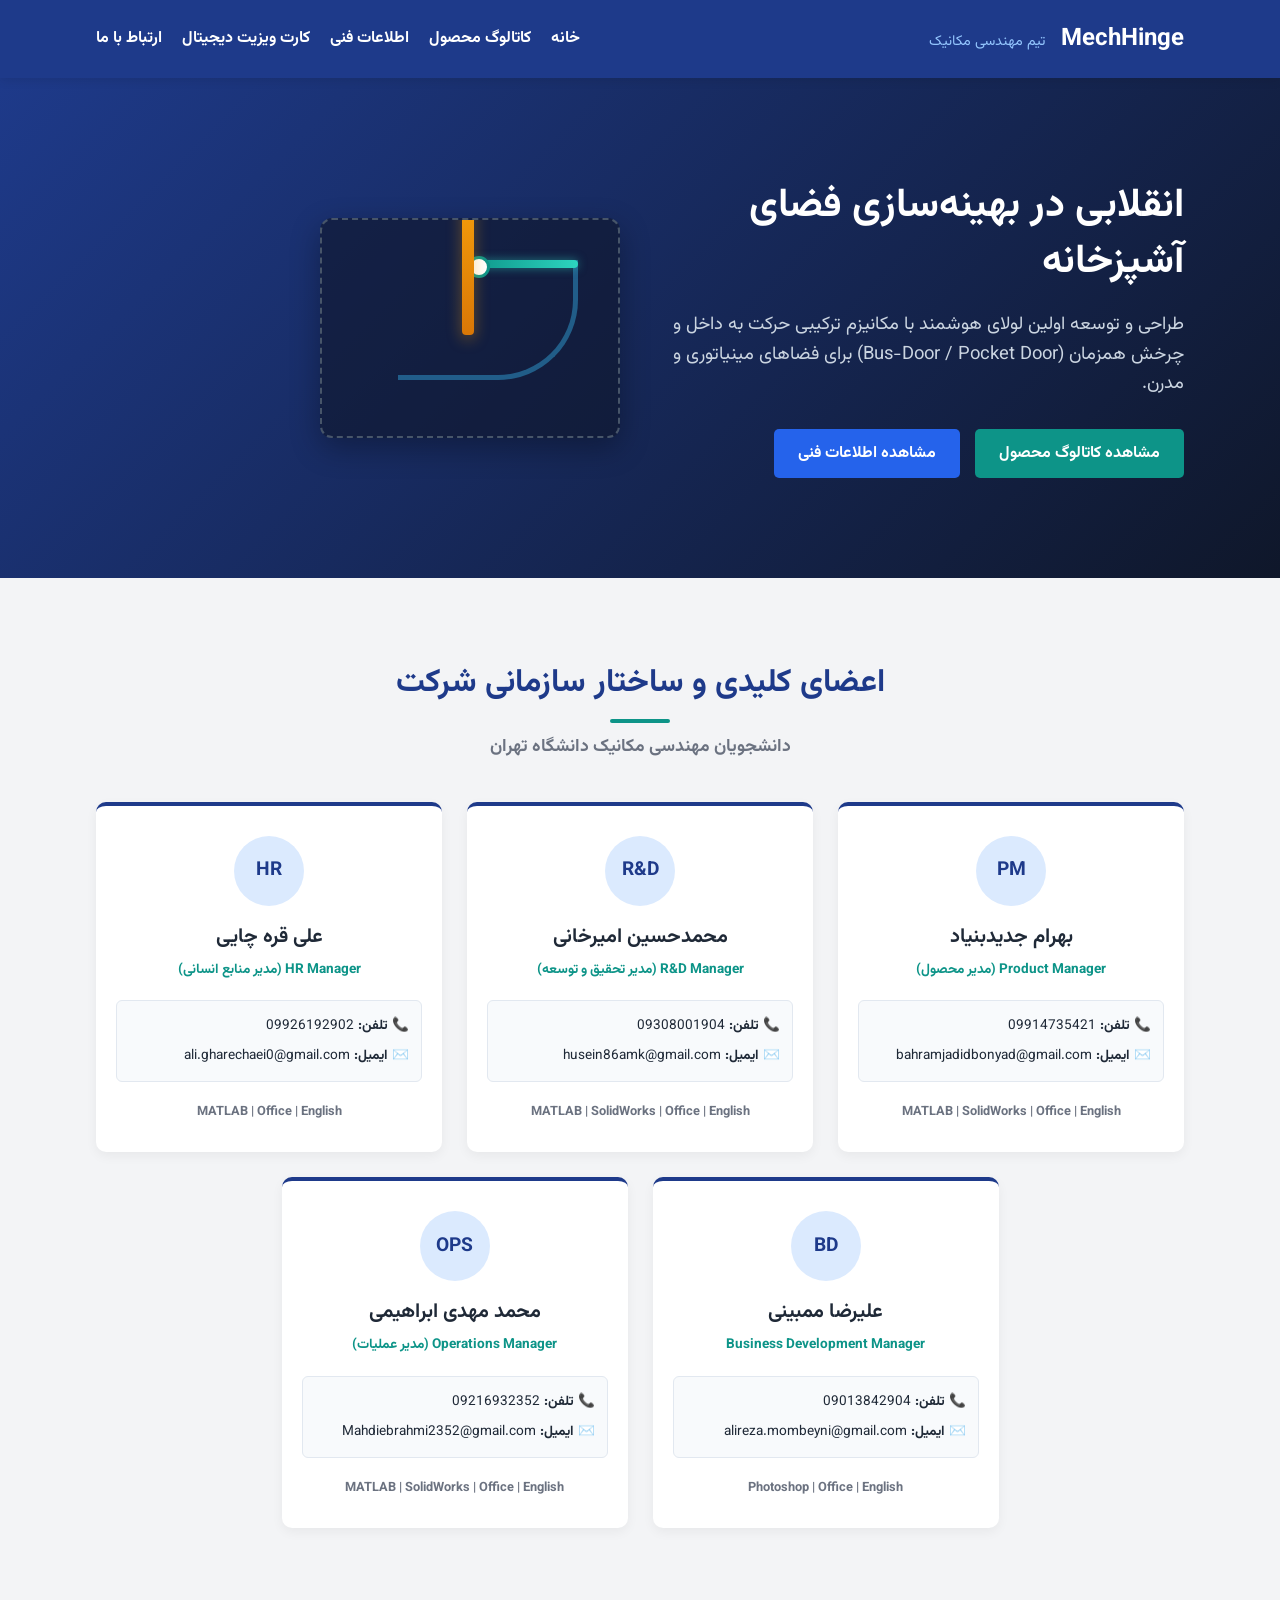
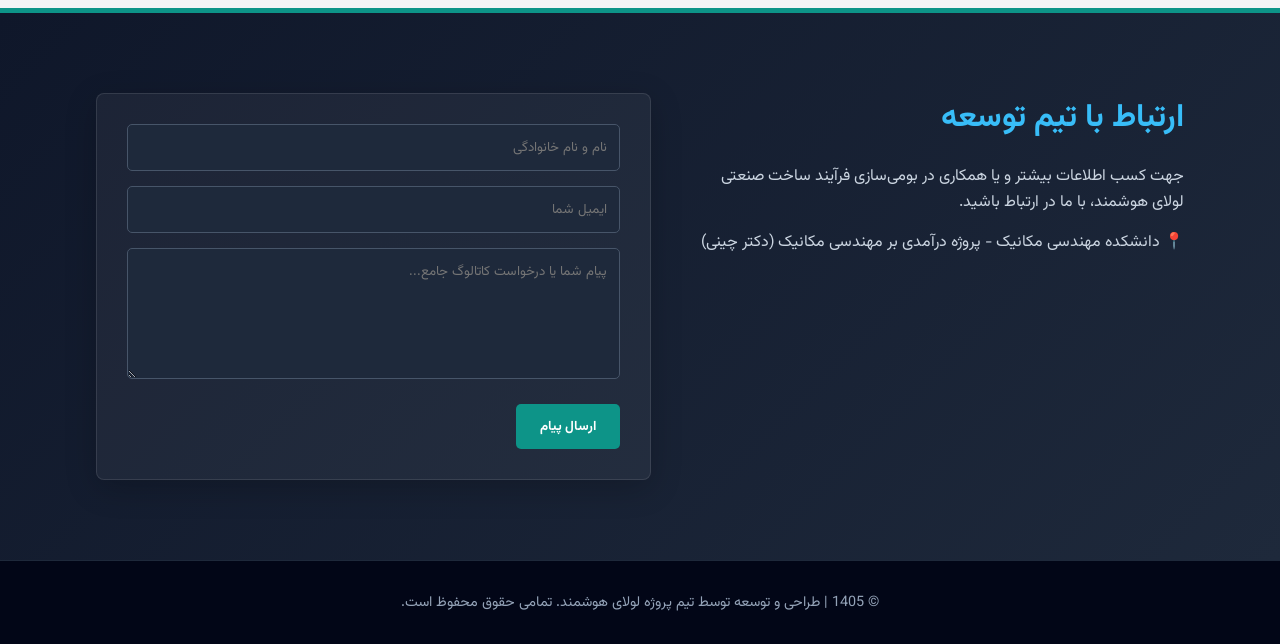
<file: index.html>
<!DOCTYPE html>
<html lang="fa" dir="rtl">
<head>
    <meta charset="UTF-8">
    <meta name="viewport" content="width=device-width, initial-scale=1.0">
    <title>مکانیزم لولای هوشمند همزمان | Bus-Door Cabinet Hinge</title>
    <style>
        @import url('https://fonts.googleapis.com/css2?family=Vazirmatn:wght@300;400;700&display=swap');

        * {
            margin: 0;
            padding: 0;
            box-sizing: border-box;
            font-family: 'Vazirmatn', Tahoma, sans-serif;
            scroll-behavior: smooth;
        }

        :root {
            --primary-color: #1e3a8a;
            --secondary-color: #0d9488;
            --dark-color: #1f2937;
            --light-color: #f3f4f6;
            --white: #ffffff;
            --footer-bg: linear-gradient(135deg, #0f172a 0%, #1e293b 100%);
        }

        body {
            background-color: var(--white);
            color: var(--dark-color);
            line-height: 1.6;
        }

        .container {
            width: 85%;
            max-width: 1200px;
            margin: 0 auto;
        }

        .section-padding {
            padding: 80px 0;
        }

        .bg-light {
            background-color: var(--light-color);
        }

        .section-title {
            text-align: center;
            font-size: 2rem;
            margin-bottom: 40px;
            color: var(--primary-color);
            position: relative;
            font-weight: 700;
        }

        .section-title::after {
            content: '';
            display: block;
            width: 60px;
            height: 4px;
            background-color: var(--secondary-color);
            margin: 10px auto 0 auto;
            border-radius: 2px;
        }

        .section-subtitle {
            text-align: center;
            margin-top: -30px;
            margin-bottom: 40px;
            color: #6b7280;
            font-size: 1.1rem;
            font-weight: bold;
        }

        .btn {
            display: inline-block;
            background-color: var(--secondary-color);
            color: var(--white);
            padding: 12px 24px;
            text-decoration: none;
            border-radius: 5px;
            font-weight: bold;
            transition: background 0.3s ease, transform 0.2s;
            border: none;
            cursor: pointer;
            text-align: center;
        }

        .btn:hover {
            background-color: #0f766e;
            transform: translateY(-2px);
        }

        .btn-blue {
            background-color: #2563eb;
        }

        .btn-blue:hover {
            background-color: #1d4ed8;
        }

        header {
            background-color: var(--primary-color);
            color: var(--white);
            padding: 20px 0;
            position: sticky;
            top: 0;
            z-index: 1000;
            box-shadow: 0 2px 10px rgba(0,0,0,0.1);
        }

        .navbar {
            display: flex;
            justify-content: space-between;
            align-items: center;
        }

        .logo {
            font-size: 1.5rem;
            font-weight: 700;
        }

        .logo span {
            font-size: 0.9rem;
            color: #93c5fd;
            margin-right: 10px;
            font-weight: 400;
        }

        nav ul {
            display: flex;
            list-style: none;
        }

        nav ul li {
            margin-right: 20px;
        }

        nav ul li a {
            color: var(--white);
            text-decoration: none;
            font-weight: 700;
            transition: color 0.3s;
        }

        nav ul li a:hover {
            color: #38bdf8;
        }

        .hero-section {
            background: linear-gradient(135deg, #1e3a8a 0%, #0f172a 100%);
            color: var(--white);
            padding: 100px 0;
        }

        .hero-container {
            display: flex;
            align-items: center;
            justify-content: space-between;
            gap: 40px;
        }

        .hero-text {
            flex: 1;
        }

        .hero-text h1 {
            font-size: 2.5rem;
            margin-bottom: 20px;
            line-height: 1.4;
            font-weight: 700;
        }

        .hero-text p {
            font-size: 1.15rem;
            margin-bottom: 30px;
            color: #cbd5e1;
        }

        .hero-buttons {
            display: flex;
            gap: 15px;
            flex-wrap: wrap;
        }

        .hero-visual {
            flex: 1;
            display: center;
            justify-content: center;
            align-items: center;
        }

        .mechanism-simulator {
            width: 300px;
            height: 220px;
            border: 2px dashed #475569;
            background-color: rgba(15, 23, 42, 0.6);
            border-radius: 12px;
            position: relative;
            overflow: hidden;
            box-shadow: 0 10px 30px rgba(0,0,0,0.3);
        }

        .mech-track {
            position: absolute;
            top: 40px;
            right: 40px;
            width: 180px;
            height: 120px;
            border-right: 5px solid #38bdf8;
            border-bottom: 5px solid #38bdf8;
            border-bottom-right-radius: 80px;
            opacity: 0.4;
        }

        .mech-arm {
            position: absolute;
            width: 110px;
            height: 8px;
            background: linear-gradient(90deg, #0d9488, #2dd4bf);
            top: 40px;
            right: 40px;
            transform-origin: right center;
            border-radius: 4px;
            animation: linkageRotate 4s infinite ease-in-out;
            box-shadow: 0 0 10px rgba(45, 212, 191, 0.5);
        }

        .mech-arm::before {
            content: '';
            position: absolute;
            left: 0;
            top: -4px;
            width: 16px;
            height: 16px;
            background-color: #ffffff;
            border: 3px solid #0d9488;
            border-radius: 50%;
        }

        .mech-door {
            position: absolute;
            width: 12px;
            height: 140px;
            background: linear-gradient(180deg, #f59e0b, #d97706);
            border-radius: 4px;
            top: -65px;
            left: -6px;
            transform-origin: center center;
            animation: doorKinematics 4s infinite ease-in-out;
            box-shadow: 0 4px 15px rgba(245, 158, 11, 0.4);
        }

        @keyframes linkageRotate {
            0%, 100% { transform: rotate(0deg); }
            50% { transform: rotate(-75deg); }
        }

        @keyframes doorKinematics {
            0%, 100% { transform: rotate(0deg); }
            50% { transform: rotate(45deg); }
        }

        .team-grid {
            display: grid;
            grid-template-columns: repeat(6, 1fr);
            gap: 25px;
        }

        .member-card.row-1 {
            grid-column: span 2;
        }

        .member-card.row-2-left {
            grid-column: 2 / span 2;
        }
        
        .member-card.row-2-right {
            grid-column: 4 / span 2;
        }

        @media (max-width: 992px) {
            .team-grid { display: flex; flex-direction: column; gap: 20px; }
            .member-card.row-1, .member-card.row-2-left, .member-card.row-2-right { grid-column: auto; }
        }

        .member-card {
            background: var(--white);
            border-radius: 10px;
            padding: 30px 20px;
            text-align: center;
            box-shadow: 0 4px 12px rgba(0,0,0,0.05);
            border-top: 4px solid var(--primary-color);
            transition: transform 0.3s, box-shadow 0.3s;
        }

        .member-card:hover {
            transform: translateY(-5px);
            box-shadow: 0 10px 20px rgba(0,0,0,0.08);
        }

        .avatar {
            width: 70px;
            height: 70px;
            background-color: #dbeafe;
            color: var(--primary-color);
            border-radius: 50%;
            display: flex;
            align-items: center;
            justify-content: center;
            margin: 0 auto 15px auto;
            font-weight: 700;
            font-size: 1.2rem;
        }

        .member-card h3 {
            font-size: 1.25rem;
            margin-bottom: 6px;
            font-weight: 700;
        }

        .member-card .role {
            font-size: 0.85rem;
            color: var(--secondary-color);
            font-weight: 700;
            margin-bottom: 20px;
        }

        .vcard-info {
            text-align: right;
            background: #f8fafc;
            padding: 14px 12px;
            border-radius: 6px;
            font-size: 0.85rem;
            margin-bottom: 20px;
            border: 1px solid #e2e8f0;
            width: 100%;
        }

        .vcard-info div {
            margin-bottom: 8px;
            white-space: nowrap;
            overflow: hidden;
            text-overflow: ellipsis;
        }

        .vcard-info div:last-child {
            margin-bottom: 0;
        }

        .member-card .skills {
            font-size: 0.8rem;
            color: #6b7280;
            direction: ltr;
            font-weight: 700;
        }

        .dark-section-pitch {
            background: var(--footer-bg);
            color: var(--white);
            border-top: 5px solid var(--secondary-color);
        }

        .contact-container {
            display: flex;
            flex-direction: column;
            gap: 40px;
        }

        @media (min-width: 768px) {
            .contact-container { flex-direction: row; }
        }

        .contact-info {
            flex: 1;
        }

        .contact-info h2 {
            color: #38bdf8;
            margin-bottom: 20px;
            font-size: 2rem;
            font-weight: 700;
        }

        .contact-info p {
            color: #cbd5e1;
            margin-bottom: 15px;
        }

        .contact-form {
            flex: 1;
            background: rgba(255, 255, 255, 0.05);
            padding: 30px;
            border-radius: 8px;
            box-shadow: 0 8px 32px rgba(0,0,0,0.2);
            border: 1px solid rgba(255, 255, 255, 0.1);
            position: relative;
        }

        .contact-form input, .contact-form textarea {
            width: 100%;
            padding: 12px;
            margin-bottom: 15px;
            border: 1px solid #475569;
            border-radius: 5px;
            background: #1e293b;
            color: var(--white);
        }

        .contact-form input:focus, .contact-form textarea:focus {
            outline: none;
            border-color: var(--secondary-color);
        }

        .success-message {
            display: none;
            background-color: #065f46;
            color: #34d399;
            border: 1px solid #047857;
            padding: 15px;
            border-radius: 5px;
            text-align: center;
            font-weight: bold;
            margin-bottom: 15px;
            font-size: 1.1rem;
        }

        footer {
            background-color: #020617;
            color: #94a3b8;
            text-align: center;
            padding: 30px 0;
            font-size: 0.9rem;
            border-top: 1px solid #1e293b;
        }
    </style>
</head>
<body>

    <header>
        <div class="container navbar">
            <div class="logo">MechHinge <span>تیم مهندسی مکانیک</span></div>
            <nav>
                <ul>
                    <li><a href="index.html">خانه</a></li>
                    <li><a href="catalog.html">کاتالوگ محصول</a></li>
                    <li><a href="specifications.html">اطلاعات فنی</a></li>
                    <li><a href="#team">کارت ویزیت دیجیتال</a></li>
                    <li><a href="#contact">ارتباط با ما</a></li>
                </ul>
            </nav>
        </div>
    </header>

    <section id="hero" class="hero-section">
        <div class="container hero-container">
            <div class="hero-text">
                <h1>انقلابی در بهینه‌سازی فضای آشپزخانه</h1>
                <p>طراحی و توسعه اولین لولای هوشمند با مکانیزم ترکیبی حرکت به داخل و چرخش همزمان (Bus-Door / Pocket Door) برای فضاهای مینیاتوری و مدرن.</p>
                <div class="hero-buttons">
                    <a href="catalog.html" class="btn">مشاهده کاتالوگ محصول</a>
                    <a href="specifications.html" class="btn btn-blue">مشاهده اطلاعات فنی</a>
                </div>
            </div>
            <div class="hero-visual">
                <div class="mechanism-simulator">
                    <div class="mech-track"></div>
                    <div class="mech-arm">
                        <div class="mech-door"></div>
                    </div>
                </div>
            </div>
        </div>
    </section>

    <section id="team" class="section-padding bg-light">
        <div class="container">
            <h2 class="section-title">اعضای کلیدی و ساختار سازمانی شرکت</h2>
            <p class="section-subtitle">دانشجویان مهندسی مکانیک دانشگاه تهران</p>
            
            <div class="team-grid">
                <div class="member-card row-1">
                    <div class="avatar">PM</div>
                    <h3>بهرام جدیدبنیاد</h3>
                    <p class="role">Product Manager (مدیر محصول)</p>
                    <div class="vcard-info">
                        <div>📞 <b>تلفن:</b> 09914735421</div>
                        <div>✉️ <b>ایمیل:</b> bahramjadidbonyad@gmail.com</div>
                    </div>
                    <div class="skills">MATLAB | SolidWorks | Office | English</div>
                </div>

                <div class="member-card row-1">
                    <div class="avatar">R&D</div>
                    <h3>محمدحسین امیرخانی</h3>
                    <p class="role">R&D Manager (مدیر تحقیق و توسعه)</p>
                    <div class="vcard-info">
                        <div>📞 <b>تلفن:</b> 09308001904</div>
                        <div>✉️ <b>ایمیل:</b> husein86amk@gmail.com</div>
                    </div>
                    <div class="skills">MATLAB | SolidWorks | Office | English</div>
                </div>

                <div class="member-card row-1">
                    <div class="avatar">HR</div>
                    <h3>علی قره چایی</h3>
                    <p class="role">HR Manager (مدیر منابع انسانی)</p>
                    <div class="vcard-info">
                        <div>📞 <b>تلفن:</b> 09926192902</div>
                        <div>✉️ <b>ایمیل:</b> ali.gharechaei0@gmail.com</div>
                    </div>
                    <div class="skills">MATLAB | Office | English</div>
                </div>

                <div class="member-card row-2-left">
                    <div class="avatar">BD</div>
                    <h3>علیرضا ممبینی</h3>
                    <p class="role">Business Development Manager</p>
                    <div class="vcard-info">
                        <div>📞 <b>تلفن:</b> 09013842904</div>
                        <div>✉️ <b>ایمیل:</b> alireza.mombeyni@gmail.com</div>
                    </div>
                    <div class="skills">Photoshop | Office | English</div>
                </div>

                <div class="member-card row-2-right">
                    <div class="avatar">OPS</div>
                    <h3>محمد مهدی ابراهیمی</h3>
                    <p class="role">Operations Manager (مدیر عملیات)</p>
                    <div class="vcard-info">
                        <div>📞 <b>تلفن:</b> 09216932352</div>
                        <div>✉️ <b>ایمیل:</b> Mahdiebrahmi2352@gmail.com</div>
                    </div>
                    <div class="skills">MATLAB | SolidWorks | Office | English</div>
                </div>
            </div>
        </div>
    </section>

    <section id="contact" class="section-padding dark-section-pitch">
        <div class="container contact-container">
            <div class="contact-info">
                <h2>ارتباط با تیم توسعه</h2>
                <p>جهت کسب اطلاعات بیشتر و یا همکاری در بومی‌سازی فرآیند ساخت صنعتی لولای هوشمند، با ما در ارتباط باشید.</p>
                <p>📍 دانشکده مهندسی مکانیک - پروژه درآمدی بر مهندسی مکانیک (دکتر چینی)</p>
            </div>
            <div class="contact-form">
                <div id="successMsg" class="success-message">پیام شما ثبت گردید.</div>
                
                <form id="orderForm">
                    <input type="text" placeholder="نام و نام خانوادگی" required>
                    <input type="email" placeholder="ایمیل شما" required>
                    <textarea placeholder="پیام شما یا درخواست کاتالوگ جامع..." rows="5" required></textarea>
                    <button type="submit" class="btn">ارسال پیام</button>
                </form>
            </div>
        </div>
    </section>

    <footer>
        <div class="container">
            <p>© 1405 | طراحی و توسعه توسط تیم پروژه لولای هوشمند. تمامی حقوق محفوظ است.</p>
        </div>
    </footer>

    <script>
        document.getElementById('orderForm').addEventListener('submit', function(e) {
            e.preventDefault();
            var msgBox = document.getElementById('successMsg');
            msgBox.style.display = 'block';
            this.reset();
            setTimeout(function() {
                msgBox.style.opacity = '0';
                setTimeout(function() {
                    msgBox.style.display = 'none';
                    msgBox.style.opacity = '1';
                }, 500);
            }, 5000);
        });
    </script>
</body>
</html>
</file>
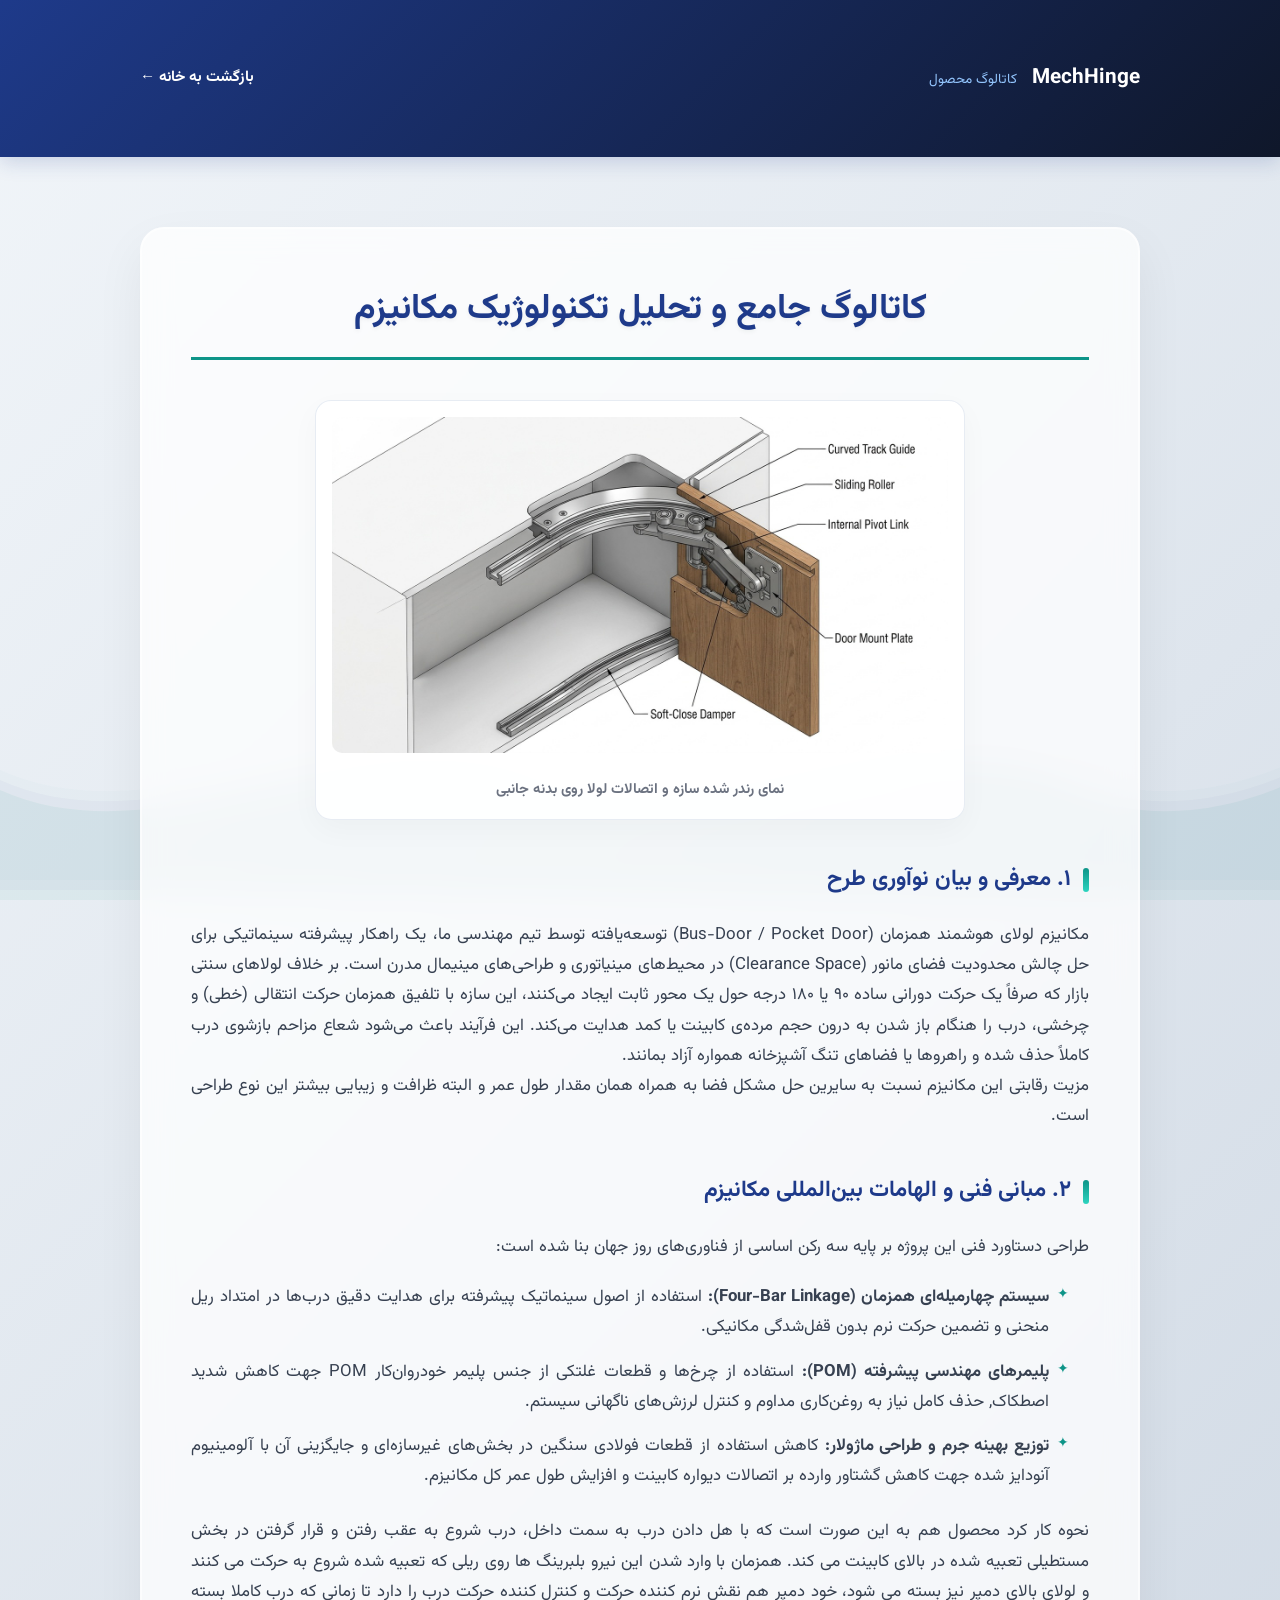
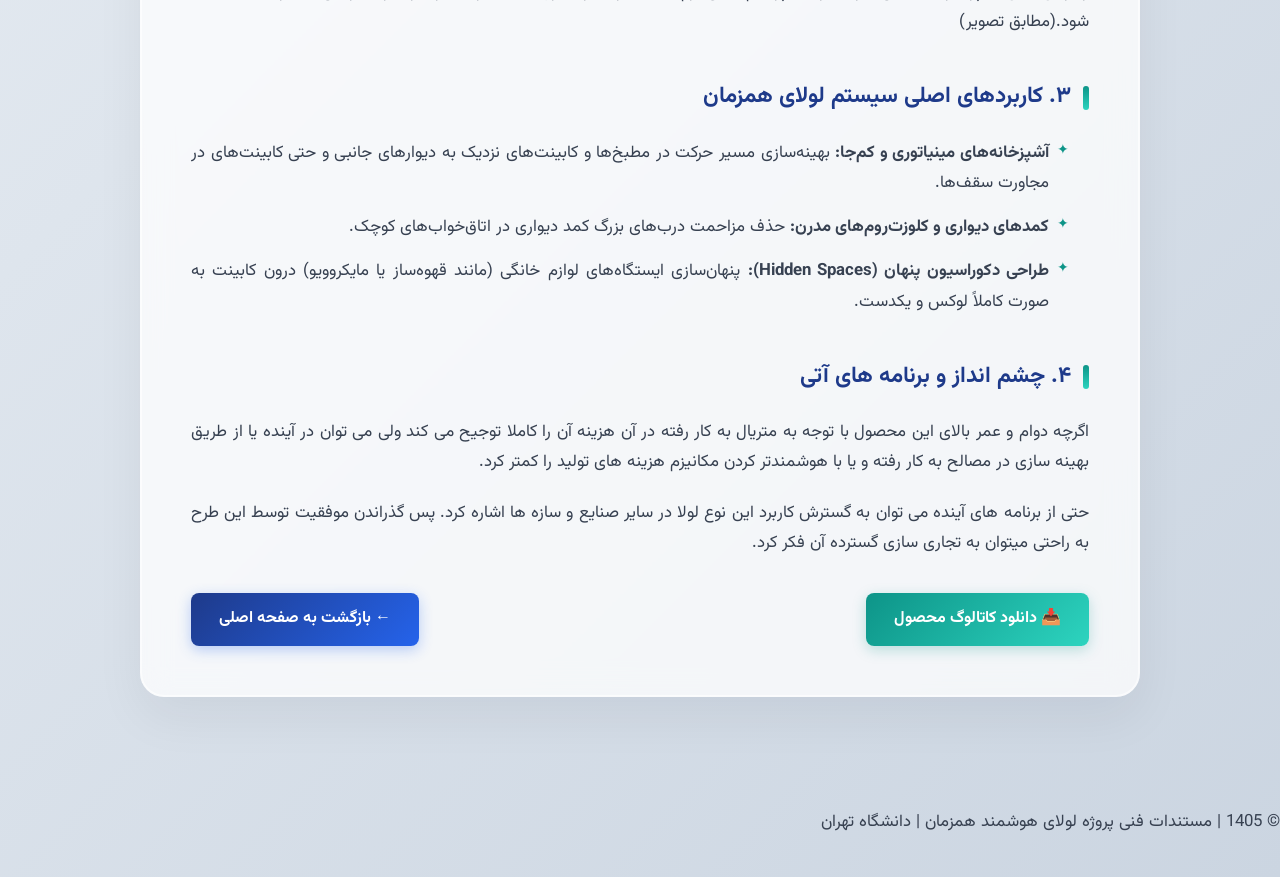
<file: catalog.html>
<!DOCTYPE html>
<html lang="fa" dir="rtl">
<head>

    <meta charset="UTF-8">
    <meta name="viewport" content="width=device-width, initial-scale=1.0">
    <title>کاتالوگ محصول | MechHinge</title>
    <style>
        @import url('https://fonts.googleapis.com/css2?family=Vazirmatn:wght@300;400;700&display=swap');

        * {
            margin: 0;
            padding: 0;
            box-sizing: border-box;
            font-family: 'Vazirmatn', Tahoma, sans-serif;
        }

        :root {
            --primary-color: #1e3a8a;
            --secondary-color: #0d9488;
            --dark-color: #1f2937;
            --white: #ffffff;
        }

        /* پس‌زمینه پویا با انیمیشن موج ملایم در لایه‌های زیرین */
        body {
            background: linear-gradient(135deg, #f1f5f9 0%, #cbd5e1 100%);
            color: var(--dark-color);
            line-height: 1.8;
            min-height: 100vh;
            position: relative;
            overflow-x: hidden;
        }

        /* --- ساختار و انیمیشن لایه‌های موج در پس‌زمینه --- */
        .wave-bg-container {
            position: fixed;
            top: 0;
            left: 0;
            width: 100%;
            height: 100%;
            z-index: -1; /* فرستادن به پشت تمام متن‌ها و المان‌ها */
            overflow: hidden;
            pointer-events: none;
        }

        .wave {
            position: absolute;
            bottom: 0;
            left: 0;
            width: 200%;
            height: 220px;
            background: url('data:image/svg+xml;utf8,<svg viewBox="0 0 1200 120" xmlns="http://www.w3.org/2000/svg" preserveAspectRatio="none"><path d="M0,60 C150,100 350,20 500,60 C650,100 850,20 1000,60 C1150,100 1300,20 1200,60 L1200,120 L0,120 Z" fill="rgba(13, 148, 136, 0.06)"/></svg>');
            background-size: 50% 100%;
            animation: move-wave 25s linear infinite;
        }

        .wave.wave2 {
            bottom: 10px;
            background: url('data:image/svg+xml;utf8,<svg viewBox="0 0 1200 120" xmlns="http://www.w3.org/2000/svg" preserveAspectRatio="none"><path d="M0,60 C150,100 350,20 500,60 C650,100 850,20 1000,60 C1150,100 1300,20 1200,60 L1200,120 L0,120 Z" fill="rgba(30, 58, 138, 0.04)"/></svg>');
            background-size: 50% 100%;
            opacity: 0.7;
            animation: move-wave 18s linear infinite reverse; /* حرکت معکوس برای حس طبیعی‌تر */
        }

        .wave.wave3 {
            bottom: 20px;
            background: url('data:image/svg+xml;utf8,<svg viewBox="0 0 1200 120" xmlns="http://www.w3.org/2000/svg" preserveAspectRatio="none"><path d="M0,60 C150,100 350,20 500,60 C650,100 850,20 1000,60 C1150,100 1300,20 1200,60 L1200,120 L0,120 Z" fill="rgba(13, 148, 136, 0.03)"/></svg>');
            background-size: 50% 100%;
            opacity: 0.5;
            animation: move-wave 12s linear infinite;
        }

        @keyframes move-wave {
            0% { transform: translateX(0); }
            100% { transform: translateX(-50%); }
        }

        .container {
            width: 85%;
            max-width: 1000px;
            margin: 0 auto;
            padding: 40px 0;
        }

        header {
            background: linear-gradient(135deg, var(--primary-color) 0%, #0f172a 100%);
            color: var(--white);
            padding: 20px 0;
            box-shadow: 0 4px 20px rgba(30, 58, 138, 0.2);
            position: sticky;
            top: 0;
            z-index: 1000;
        }

        .navbar {
            display: flex;
            justify-content: space-between;
            align-items: center;
        }

        .logo {
            font-size: 1.3rem;
            font-weight: 700;
        }

        .logo span {
            font-size: 0.85rem;
            color: #93c5fd;
            margin-right: 10px;
            font-weight: 400;
        }

        /* ارتقای افکت شیشه‌ای مدرن (Glassmorphism) برای بدنه کاتالوگ جهت بهبود جذابیت و هماهنگی با موج */
        .catalog-paper {
            background: rgba(255, 255, 255, 0.75);
            backdrop-filter: blur(15px);
            -webkit-backdrop-filter: blur(15px);
            padding: 50px;
            border-radius: 24px;
            box-shadow: 0 20px 50px rgba(15, 23, 42, 0.06), inset 0 0 0 1px rgba(255, 255, 255, 0.6);
            border: 1px solid rgba(255, 255, 255, 0.5);
            margin-top: 30px;
            animation: fadeInUp 0.8s ease-out;
            transition: transform 0.4s ease, box-shadow 0.4s ease;
        }

        .catalog-paper:hover {
            box-shadow: 0 30px 60px rgba(15, 23, 42, 0.1);
        }

        @keyframes fadeInUp {
            from { opacity: 0; transform: translateY(30px); }
            to { opacity: 1; transform: translateY(0); }
        }

        h1 {
            color: var(--primary-color);
            font-size: 2.2rem;
            border-bottom: 3px solid var(--secondary-color);
            padding-bottom: 15px;
            margin-bottom: 40px;
            text-align: center;
            font-weight: 700;
            text-shadow: 0 2px 4px rgba(0,0,0,0.05);
        }

        h2 {
            color: var(--primary-color);
            font-size: 1.4rem;
            margin-top: 40px;
            margin-bottom: 20px;
            display: flex;
            align-items: center;
            gap: 12px;
            font-weight: 700;
            transition: transform 0.3s;
        }

        .catalog-paper section:hover h2 {
            transform: translateX(-5px);
        }

        h2::before {
            content: '';
            display: inline-block;
            width: 6px;
            height: 24px;
            background: linear-gradient(to bottom, var(--secondary-color), #2dd4bf);
            border-radius: 4px;
        }

        p {
            font-size: 1.05rem;
            color: #374151;
            text-align: justify;
            margin-bottom: 20px;
        }

        ul {
            padding-right: 20px;
            margin-bottom: 25px;
            list-style: none;
        }

        li {
            font-size: 1.05rem;
            color: #374151;
            margin-bottom: 14px;
            position: relative;
            padding-right: 20px;
            transition: transform 0.2s;
            text-align: justify;
        }

        li:hover {
            transform: translateX(-3px);
            color: #000;
        }

        li::before {
            content: '✦';
            position: absolute;
            right: 0;
            color: var(--secondary-color);
            font-size: 0.9rem;
         }

        .image-container {
            margin: 40px 0;
            display: flex;
            justify-content: center;
        }

        /* باکس تصویر تعاملی شیشه‌ای متمایز */
        .img-box {
            background: rgba(255, 255, 255, 0.9);
            border: 1px solid rgba(226, 232, 240, 0.8);
            border-radius: 16px;
            padding: 16px;
            text-align: center;
            box-shadow: 0 10px 30px rgba(0,0,0,0.03);
            width: 100%;
            max-width: 650px;
            transition: transform 0.4s ease, box-shadow 0.4s ease;
        }

        .img-box:hover {
            transform: scale(1.02);
            box-shadow: 0 20px 40px rgba(13, 148, 136, 0.12);
        }

        .img-box img {
            width: 100%;
            height: auto;
            max-height: 400px;
            object-fit: contain;
            border-radius: 10px;
        }

        .caption {
            font-size: 0.9rem;
            color: #6b7280;
            margin-top: 12px;
            font-weight: bold;
        }

        /* استایل کانتینر دکمه‌های پایانی برای ایجاد چیدمان دوطرفه متوازن */
        .action-container {
            margin-top: 35px;
            display: flex;
            justify-content: space-between;
            align-items: center;
            gap: 15px;
            flex-wrap: wrap;
        }

        .back-btn {
            display: inline-block;
            background: linear-gradient(135deg, var(--primary-color) 0%, #2563eb 100%);
            color: var(--white);
            padding: 12px 28px;
            text-decoration: none;
            border-radius: 8px;
            font-weight: bold;
            box-shadow: 0 4px 14px rgba(37, 99, 235, 0.3);
            transition: all 0.3s;
        }

        .back-btn:hover {
            transform: translateY(-2px);
            box-shadow: 0 6px 20px rgba(37, 99, 235, 0.4);
            background: linear-gradient(135deg, #1d4ed8 0%, #1e40af 100%);
        }

        /* دکمه اختصاصی و مدرن دانلود کاتالوگ با استایل سازگار و جلوه تعاملی مهندسی */
        .download-btn {
            display: inline-block;
            background: linear-gradient(135deg, var(--secondary-color) 0%, #2dd4bf 100%);
            color: var(--white);
            padding: 12px 28px;
            text-decoration: none;
            border-radius: 8px;
            font-weight: bold;
            box-shadow: 0 4px 14px rgba(13, 148, 136, 0.25);
            transition: all 0.3s;
        }

        .download-btn:hover {
            transform: translateY(-2px);
            box-shadow: 0 6px 20px rgba(13, 148, 136, 0.4);
            background: linear-gradient(135deg, #0f766e 0%, #0d9488 100%);
        }

        footer {
            text-align: center;
            padding: 40px 0 20px 0;
            color: #64748b;
            font-size: 0.85rem;
            margin-top: 30px;
        }
    </style>
</head>
<body>

    <div class="wave-bg-container">
        <div class="wave wave1"></div>
        <div class="wave wave2"></div>
        <div class="wave wave3"></div>
    </div>

    <header>
        <div class="container navbar">
            <div class="logo">MechHinge <span>کاتالوگ محصول</span></div>
            <nav>
                <a href="index.html" style="color:white; text-decoration:none; font-weight:bold; font-size: 0.95rem; transition: color 0.2s;" onmouseover="this.style.color='#38bdf8'" onmouseout="this.style.color='white'">بازگشت به خانه ←</a>
            </nav>
        </div>
    </header>

    <div class="container">
        <article class="catalog-paper">
            <h1>کاتالوگ جامع و تحلیل تکنولوژیک مکانیزم</h1>

            <div class="image-container">
                <div class="img-box">
                    <img src="mechanism-view.png" alt="مکانیزم روی دیواره کابینت" onerror="this.src='https://via.placeholder.com/650x400?text=MechHinge+Mechanism+View';">
                    <div class="caption">نمای رندر شده سازه و اتصالات لولا روی بدنه جانبی</div>
                </div>
            </div>

            <section>
                <h2>۱. معرفی و بیان نوآوری طرح</h2>
                <p>مکانیزم لولای هوشمند همزمان (Bus-Door / Pocket Door) توسعه‌یافته توسط تیم مهندسی ما، یک راهکار پیشرفته سینماتیکی برای حل چالش محدودیت فضای مانور (Clearance Space) در محیط‌های مینیاتوری و طراحی‌های مینیمال مدرن است. بر خلاف لولاهای سنتی بازار که صرفاً یک حرکت دورانی ساده ۹۰ یا ۱۸۰ درجه حول یک محور ثابت ایجاد می‌کنند، این سازه با تلفیق همزمان حرکت انتقالی (خطی) و چرخشی، درب را هنگام باز شدن به درون حجم مرده‌ی کابینت یا کمد هدایت می‌کند. این فرآیند باعث می‌شود شعاع مزاحم بازشوی درب کاملاً حذف شده و راهروها یا فضاهای تنگ آشپزخانه همواره آزاد بمانند.<br>مزیت رقابتی این مکانیزم نسبت به سایرین حل مشکل فضا به همراه همان مقدار طول عمر و البته ظرافت و زیبایی بیشتر این نوع طراحی است.</p>
            </section>

            <section>
                <h2>۲. مبانی فنی و الهامات بین‌المللی مکانیزم</h2>
                <p>طراحی دستاورد فنی این پروژه بر پایه سه رکن اساسی از فناوری‌های روز جهان بنا شده است:</p>
                <ul>
                    <li><strong>سیستم چهارمیله‌ای همزمان (Four-Bar Linkage):</strong> استفاده از اصول سینماتیک پیشرفته برای هدایت دقیق درب‌ها در امتداد ریل منحنی و تضمین حرکت نرم بدون قفل‌شدگی مکانیکی.</li>
                    <li><strong>پلیمرهای مهندسی پیشرفته (POM):</strong> استفاده از چرخ‌ها و قطعات غلتکی از جنس پلیمر خودروان‌کار POM جهت کاهش شدید اصطکاک, حذف کامل نیاز به روغن‌کاری مداوم و کنترل لرزش‌های ناگهانی سیستم.</li>
                    <li><strong>توزیع بهینه جرم و طراحی ماژولار:</strong> کاهش استفاده از قطعات فولادی سنگین در بخش‌های غیرسازه‌ای و جایگزینی آن با آلومینیوم آنودایز شده جهت کاهش گشتاور وارده بر اتصالات دیواره کابینت و افزایش طول عمر کل مکانیزم.</li>
                </ul>
                <p>نحوه کار کرد محصول هم به این صورت است که با هل دادن درب به سمت داخل، درب شروع به عقب رفتن و قرار گرفتن در بخش مستطیلی تعبیه شده در بالای کابینت می کند. همزمان با وارد شدن این نیرو بلبرینگ ها روی ریلی که تعبیه شده شروع به حرکت می کنند و لولای بالای دمپر نیز بسته می شود، خود دمپر هم نقش نرم کننده حرکت و کنترل کننده حرکت درب را دارد تا زمانی که درب کاملا بسته شود.(مطابق تصویر)</p>
            </section>

            <section>
                <h2>۳. کاربردهای اصلی سیستم لولای همزمان</h2>
                <ul>
                    <li><strong>آشپزخانه‌های مینیاتوری و کم‌جا:</strong> بهینه‌سازی مسیر حرکت در مطبخ‌ها و کابینت‌های نزدیک به دیوارهای جانبی و حتی کابینت‌های در مجاورت سقف‌ها.</li>
                    <li><strong>کمدهای دیواری و کلوزت‌روم‌های مدرن:</strong> حذف مزاحمت درب‌های بزرگ کمد دیواری در اتاق‌خواب‌های کوچک.</li>
                    <li><strong>طراحی دکوراسیون پنهان (Hidden Spaces):</strong> پنهان‌سازی ایستگاه‌های لوازم خانگی (مانند قهوه‌ساز یا مایکروویو) درون کابینت به صورت کاملاً لوکس و یکدست.</li>
                </ul>
            </section>

            <section>
                <h2>۴. چشم انداز و برنامه های آتی</h2>
                <p>اگرچه دوام و عمر بالای این محصول با توجه به متریال به کار رفته در آن هزینه آن را کاملا توجیح می کند ولی می توان در آینده یا از طریق بهینه سازی در مصالح به کار رفته و یا با هوشمندتر کردن مکانیزم هزینه های تولید را کمتر کرد.</p>
                <p>حتی از برنامه های آینده می توان به گسترش کاربرد این نوع لولا در سایر صنایع و سازه ها اشاره کرد. پس گذراندن موفقیت توسط این طرح به راحتی میتوان به تجاری سازی گسترده آن فکر کرد.</p>
            </section>

            <div class="action-container">
                <div>
                    <a href="product-catalog.pdf" download="MechHinge-Catalog.pdf" class="download-btn">📥 دانلود کاتالوگ محصول</a>
                </div>
                <div>
                    <a href="index.html" class="back-btn">← بازگشت به صفحه اصلی</a>
                </div>
            </div>
        </article>
    </div>

    <footer>
        <p>© 1405 | مستندات فنی پروژه لولای هوشمند همزمان | دانشگاه تهران</p>
    </footer>
</body>
</html>
</file>
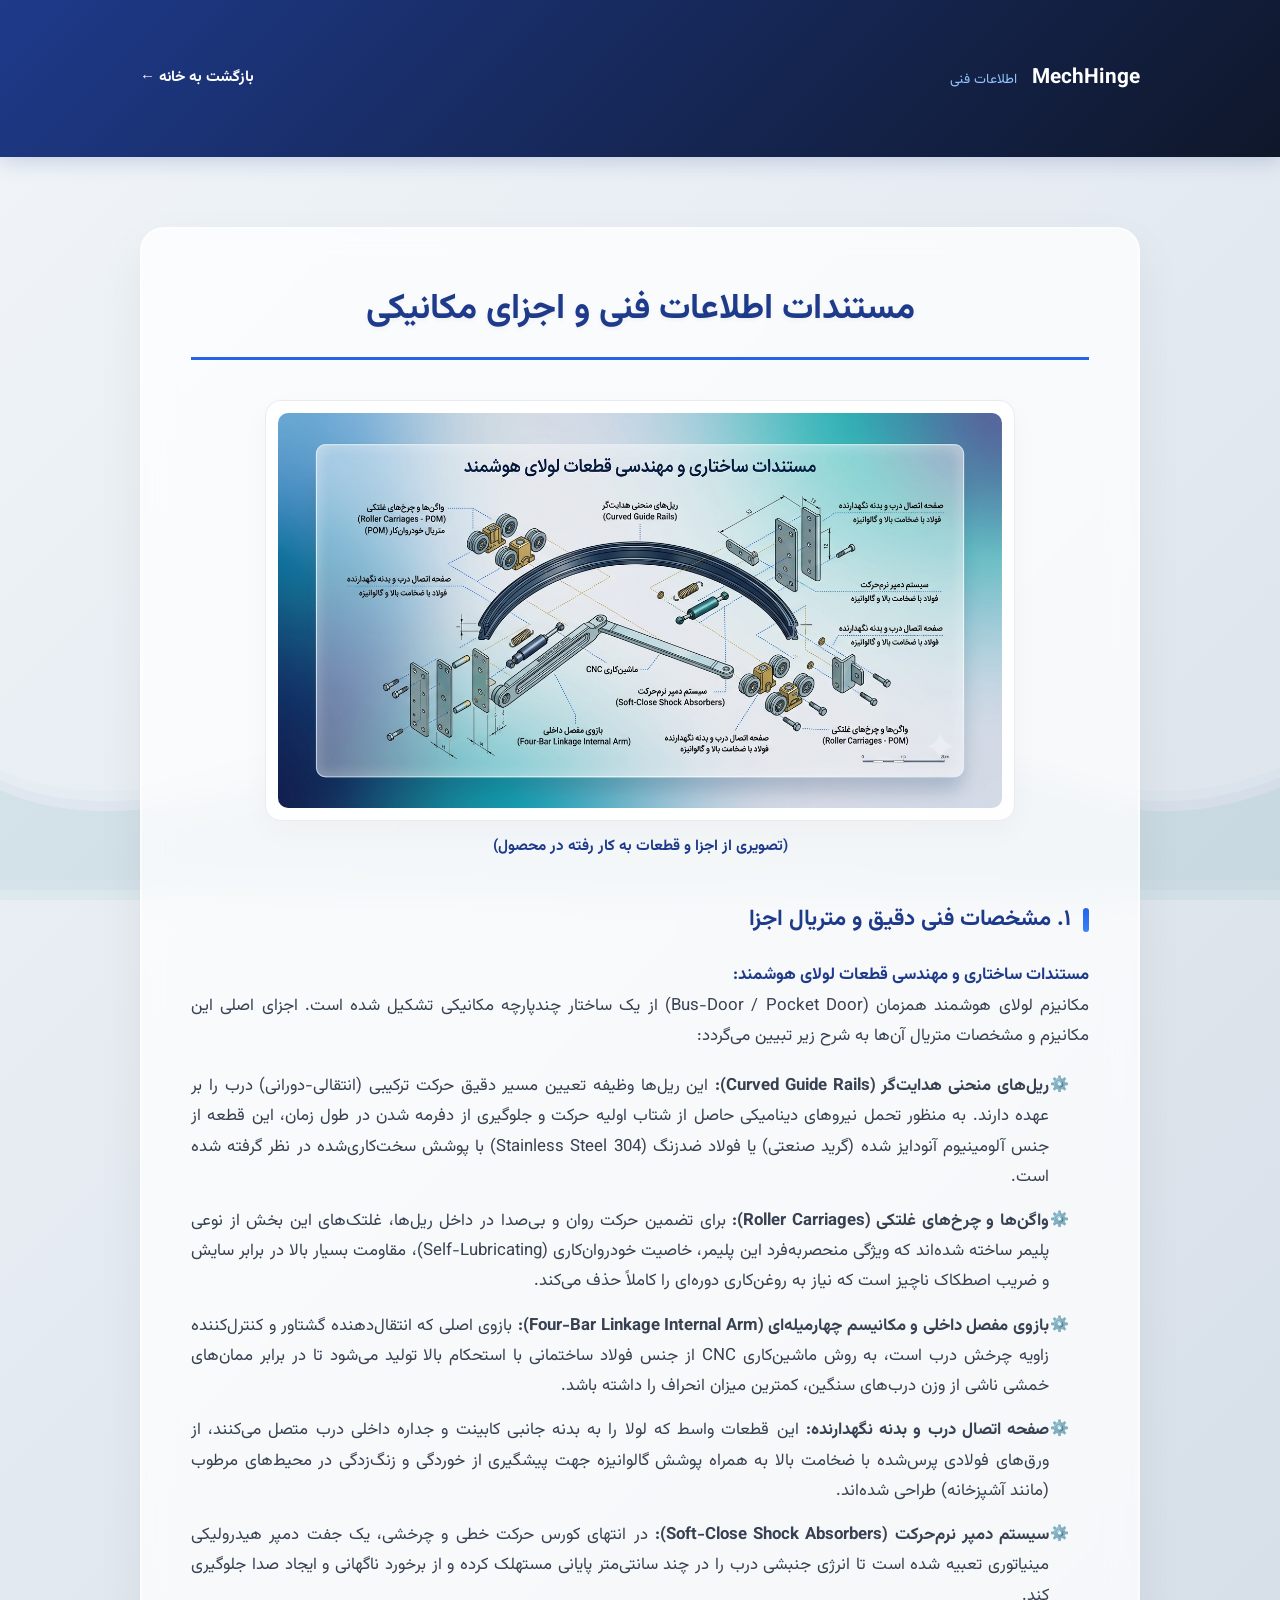
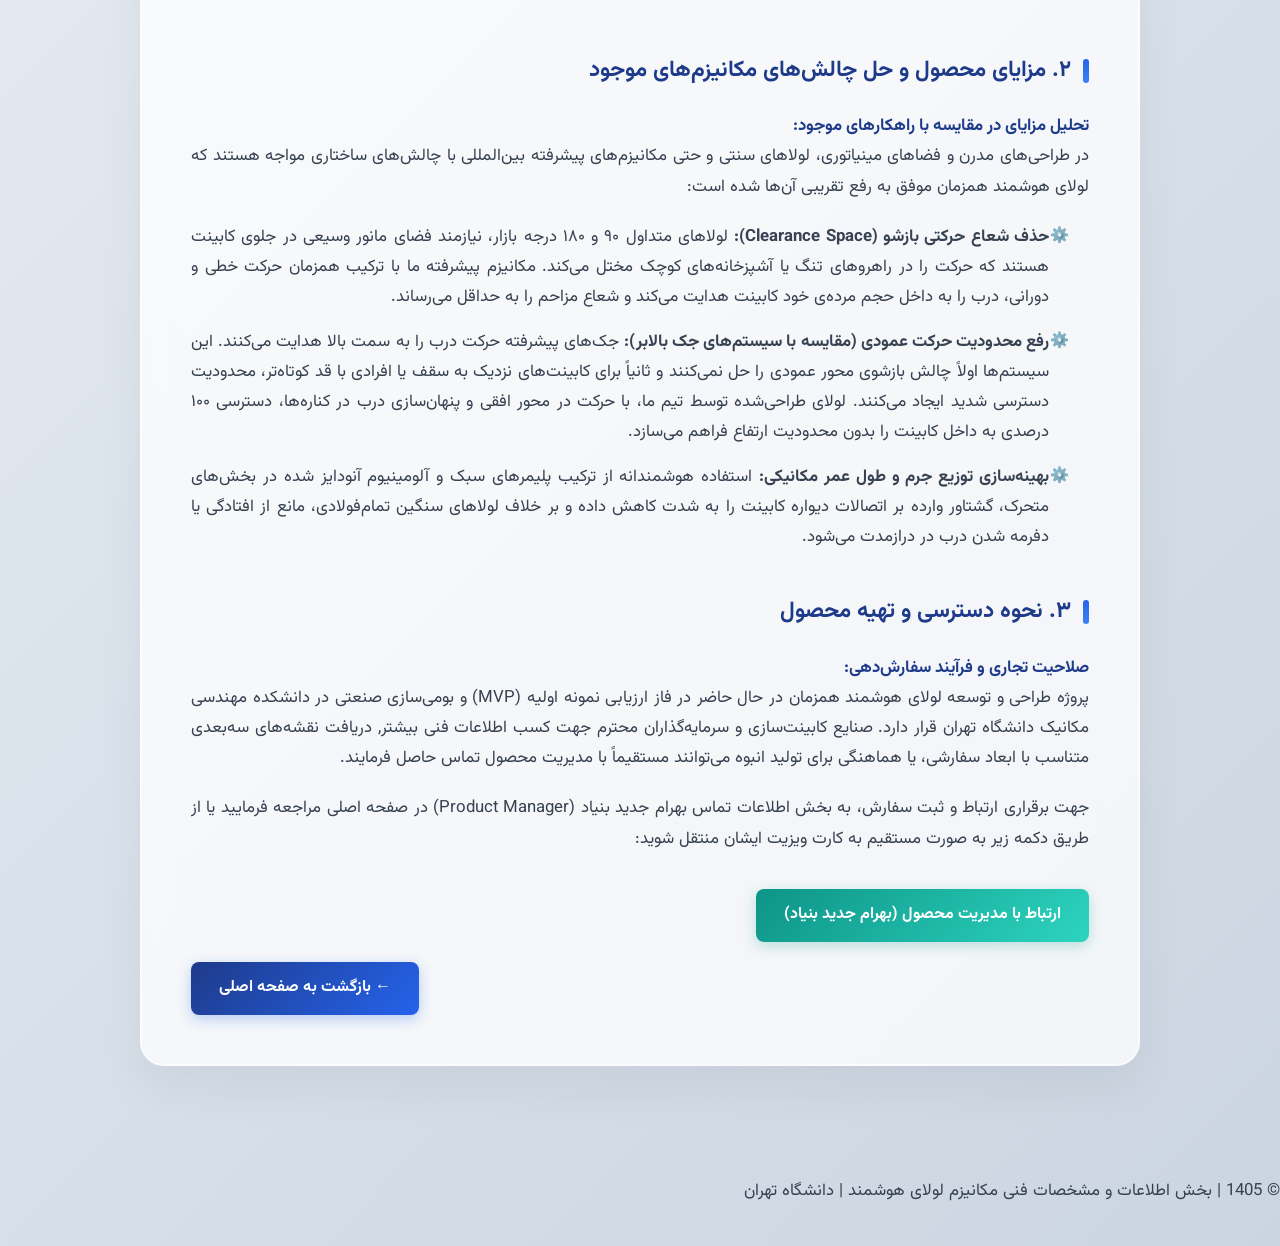
<file: specifications.html>
<!DOCTYPE html>
<html lang="fa" dir="rtl">
<head>
    <meta charset="UTF-8">
    <meta name="viewport" content="width=device-width, initial-scale=1.0">
    <title>اطلاعات فنی و ساختار محصول | MechHinge</title>
    <style>
        @import url('https://fonts.googleapis.com/css2?family=Vazirmatn:wght@300;400;700&display=swap');

        * {
            margin: 0;
            padding: 0;
            box-sizing: border-box;
            font-family: 'Vazirmatn', Tahoma, sans-serif;
        }

        :root {
            --primary-color: #1e3a8a;
            --secondary-color: #0d9488;
            --dark-color: #1f2937;
            --white: #ffffff;
        }

        /* پس‌زمینه پویا با انیمیشن موج ملایم در لایه‌های زیرین برای هماهنگی با کاتالوگ */
        body {
            background: linear-gradient(135deg, #f1f5f9 0%, #cbd5e1 100%);
            color: var(--dark-color);
            line-height: 1.8;
            min-height: 100vh;
            position: relative;
            overflow-x: hidden;
        }

        /* --- ساختار و انیمیشن لایه‌های موج در پس‌زمینه --- */
        .wave-bg-container {
            position: fixed;
            top: 0;
            left: 0;
            width: 100%;
            height: 100%;
            z-index: -1; /* فرستادن به پشت تمام متن‌ها و المان‌ها */
            overflow: hidden;
            pointer-events: none;
        }

        .wave {
            position: absolute;
            bottom: 0;
            left: 0;
            width: 200%;
            height: 220px;
            background: url('data:image/svg+xml;utf8,<svg viewBox="0 0 1200 120" xmlns="http://www.w3.org/2000/svg" preserveAspectRatio="none"><path d="M0,60 C150,100 350,20 500,60 C650,100 850,20 1000,60 C1150,100 1300,20 1200,60 L1200,120 L0,120 Z" fill="rgba(13, 148, 136, 0.06)"/></svg>');
            background-size: 50% 100%;
            animation: move-wave 25s linear infinite;
        }

        .wave.wave2 {
            bottom: 10px;
            background: url('data:image/svg+xml;utf8,<svg viewBox="0 0 1200 120" xmlns="http://www.w3.org/2000/svg" preserveAspectRatio="none"><path d="M0,60 C150,100 350,20 500,60 C650,100 850,20 1000,60 C1150,100 1300,20 1200,60 L1200,120 L0,120 Z" fill="rgba(30, 58, 138, 0.04)"/></svg>');
            background-size: 50% 100%;
            opacity: 0.7;
            animation: move-wave 18s linear infinite reverse; /* حرکت معکوس برای حس طبیعی‌تر */
        }

        .wave.wave3 {
            bottom: 20px;
            background: url('data:image/svg+xml;utf8,<svg viewBox="0 0 1200 120" xmlns="http://www.w3.org/2000/svg" preserveAspectRatio="none"><path d="M0,60 C150,100 350,20 500,60 C650,100 850,20 1000,60 C1150,100 1300,20 1200,60 L1200,120 L0,120 Z" fill="rgba(13, 148, 136, 0.03)"/></svg>');
            background-size: 50% 100%;
            opacity: 0.5;
            animation: move-wave 12s linear infinite;
        }

        @keyframes move-wave {
            0% { transform: translateX(0); }
            100% { transform: translateX(-50%); }
        }

        .container {
            width: 85%;
            max-width: 1000px;
            margin: 0 auto;
            padding: 40px 0;
        }

        header {
            background: linear-gradient(135deg, var(--primary-color) 0%, #0f172a 100%);
            color: var(--white);
            padding: 20px 0;
            box-shadow: 0 4px 20px rgba(30, 58, 138, 0.2);
            position: sticky;
            top: 0;
            z-index: 1000;
        }

        .navbar {
            display: flex;
            justify-content: space-between;
            align-items: center;
        }

        .logo {
            font-size: 1.3rem;
            font-weight: 700;
        }

        .logo span {
            font-size: 0.85rem;
            color: #93c5fd;
            margin-right: 10px;
            font-weight: 400;
        }

        /* ارتقای افکت شیشه‌ای مدرن (Glassmorphism) برای بدنه اطلاعات فنی */
        .spec-paper {
            background: rgba(255, 255, 255, 0.75);
            backdrop-filter: blur(15px);
            -webkit-backdrop-filter: blur(15px);
            padding: 50px;
            border-radius: 24px;
            box-shadow: 0 20px 50px rgba(15, 23, 42, 0.06), inset 0 0 0 1px rgba(255, 255, 255, 0.6);
            border: 1px solid rgba(255, 255, 255, 0.5);
            margin-top: 30px;
            animation: fadeInUp 0.8s ease-out;
            transition: transform 0.4s ease, box-shadow 0.4s ease;
        }

        .spec-paper:hover {
            box-shadow: 0 30px 60px rgba(15, 23, 42, 0.1);
        }

        @keyframes fadeInUp {
            from { opacity: 0; transform: translateY(30px); }
            to { opacity: 1; transform: translateY(0); }
        }

        h1 {
            color: var(--primary-color);
            font-size: 2.2rem;
            border-bottom: 3px solid #2563eb;
            padding-bottom: 15px;
            margin-bottom: 40px;
            text-align: center;
            font-weight: 700;
            text-shadow: 0 2px 4px rgba(0,0,0,0.05);
        }

        h2 {
            color: var(--primary-color);
            font-size: 1.4rem;
            margin-top: 40px;
            margin-bottom: 20px;
            display: flex;
            align-items: center;
            gap: 12px;
            font-weight: 700;
            transition: transform 0.3s;
        }

        .spec-paper section:hover h2 {
            transform: translateX(-5px);
        }

        h2::before {
            content: '';
            display: inline-block;
            width: 6px;
            height: 24px;
            background: linear-gradient(to bottom, #2563eb, #3b82f6);
            border-radius: 4px;
        }

        p {
            font-size: 1.05rem;
            color: #374151;
            text-align: justify;
            margin-bottom: 20px;
        }

        p b {
            color: var(--primary-color);
        }

        ul {
            padding-right: 20px;
            margin-bottom: 25px;
            list-style: none;
        }

        li {
            font-size: 1.05rem;
            color: #374151;
            margin-bottom: 14px;
            position: relative;
            padding-right: 20px;
            transition: transform 0.2s;
            text-align: justify;
        }

        li:hover {
            transform: translateX(-3px);
            color: #000;
        }

        li::before {
            content: '⚙️';
            position: absolute;
            right: 0;
            font-size: 0.95rem;
            top: 1px;
        }

        .image-container {
            margin: 30px 0 40px 0;
            display: flex;
            flex-direction: column;
            align-items: center;
        }

        /* باکس تصویر تعاملی و شیشه‌ای متمایز */
        .img-wrapper {
            background: rgba(255, 255, 255, 0.9);
            border: 1px solid rgba(226, 232, 240, 0.8);
            border-radius: 16px;
            padding: 12px;
            box-shadow: 0 10px 30px rgba(0,0,0,0.03);
            width: 100%;
            max-width: 750px;
            transition: transform 0.4s ease, box-shadow 0.4s ease;
        }

        .img-wrapper:hover {
            transform: scale(1.015);
            box-shadow: 0 20px 40px rgba(37, 99, 235, 0.12);
        }

        .img-wrapper img {
            width: 100%;
            height: auto;
            border-radius: 10px;
            display: block;
        }

        .img-title {
            font-size: 0.95rem;
            color: var(--primary-color);
            margin-top: 12px;
            font-weight: 700;
            text-align: center;
        }

        .btn-redirect {
            display: inline-block;
            background: linear-gradient(135deg, var(--secondary-color) 0%, #2dd4bf 100%);
            color: var(--white);
            padding: 12px 28px;
            text-decoration: none;
            border-radius: 8px;
            font-weight: bold;
            box-shadow: 0 4px 14px rgba(13, 148, 136, 0.25);
            transition: all 0.3s;
            margin-top: 15px;
        }

        .btn-redirect:hover {
            transform: translateY(-2px);
            box-shadow: 0 6px 20px rgba(13, 148, 136, 0.4);
            background: linear-gradient(135deg, #0f766e 0%, #0d9488 100%);
        }

        .back-btn {
            display: inline-block;
            margin-top: 20px;
            background: linear-gradient(135deg, var(--primary-color) 0%, #2563eb 100%);
            color: var(--white);
            padding: 12px 28px;
            text-decoration: none;
            border-radius: 8px;
            font-weight: bold;
            box-shadow: 0 4px 14px rgba(37, 99, 235, 0.3);
            transition: all 0.3s;
        }

        .back-btn:hover {
            transform: translateY(-2px);
            box-shadow: 0 6px 20px rgba(37, 99, 235, 0.4);
            background: linear-gradient(135deg, #1d4ed8 0%, #1e40af 100%);
        }

        footer {
            text-align: center;
            padding: 40px 0 20px 0;
            color: #64748b;
            font-size: 0.85rem;
            margin-top: 30px;
        }
    </style>
</head>
<body>

    <div class="wave-bg-container">
        <div class="wave wave1"></div>
        <div class="wave wave2"></div>
        <div class="wave wave3"></div>
    </div>

    <header>
        <div class="container navbar">
            <div class="logo">MechHinge <span>اطلاعات فنی</span></div>
            <nav>
                <a href="index.html" style="color:white; text-decoration:none; font-weight:bold; font-size: 0.95rem; transition: color 0.2s;" onmouseover="this.style.color='#38bdf8'" onmouseout="this.style.color='white'">بازگشت به خانه ←</a>
            </nav>
        </div>
    </header>

    <div class="container">
        <article class="spec-paper">
            <h1>مستندات اطلاعات فنی و اجزای مکانیکی</h1>

            <div class="image-container">
                <div class="img-wrapper">
                    <img src="technical-diagram.png" alt="مستندات ساختاری و مهندسی قطعات لولای هوشمند" onerror="this.src='https://via.placeholder.com/750x450?text=MechHinge+Technical+Diagram';">
                </div>
                <div class="img-title">(تصویری از اجزا و قطعات به کار رفته در محصول)</div>
            </div>

            <section>
                <h2>۱. مشخصات فنی دقیق و متریال اجزا</h2>
                <p><b>مستندات ساختاری و مهندسی قطعات لولای هوشمند:</b><br>
                مکانیزم لولای هوشمند همزمان (Bus-Door / Pocket Door) از یک ساختار چندپارچه مکانیکی تشکیل شده است. اجزای اصلی این مکانیزم و مشخصات متریال آن‌ها به شرح زیر تبیین می‌گردد:</p>
                <ul>
                    <li><strong>ریل‌های منحنی هدایت‌گر (Curved Guide Rails):</strong> این ریل‌ها وظیفه تعیین مسیر دقیق حرکت ترکیبی (انتقالی-دورانی) درب را بر عهده دارند. به منظور تحمل نیروهای دینامیکی حاصل از شتاب اولیه حرکت و جلوگیری از دفرمه شدن در طول زمان، این قطعه از جنس آلومینیوم آنودایز شده (گرید صنعتی) یا فولاد ضدزنگ (Stainless Steel 304) با پوشش سخت‌کاری‌شده در نظر گرفته شده است.</li>
                    <li><strong>واگن‌ها و چرخ‌های غلتکی (Roller Carriages):</strong> برای تضمین حرکت روان و بی‌صدا در داخل ریل‌ها، غلتک‌های این بخش از نوعی پلیمر ساخته شده‌اند که ویژگی منحصربه‌فرد این پلیمر، خاصیت خودروان‌کاری (Self-Lubricating)، مقاومت بسیار بالا در برابر سایش و ضریب اصطکاک ناچیز است که نیاز به روغن‌کاری دوره‌ای را کاملاً حذف می‌کند.</li>
                    <li><strong>بازوی مفصل داخلی و مکانیسم چهارمیله‌ای (Four-Bar Linkage Internal Arm):</strong> بازوی اصلی که انتقال‌دهنده گشتاور و کنترل‌کننده زاویه چرخش درب است، به روش ماشین‌کاری CNC از جنس فولاد ساختمانی با استحکام بالا تولید می‌شود تا در برابر ممان‌های خمشی ناشی از وزن درب‌های سنگین، کمترین میزان انحراف را داشته باشد.</li>
                    <li><strong>صفحه اتصال درب و بدنه نگهدارنده:</strong> این قطعات واسط که لولا را به بدنه جانبی کابینت و جداره داخلی درب متصل می‌کنند، از ورق‌های فولادی پرس‌شده با ضخامت بالا به همراه پوشش گالوانیزه جهت پیشگیری از خوردگی و زنگ‌زدگی در محیط‌های مرطوب (مانند آشپزخانه) طراحی شده‌اند.</li>
                    <li><strong>سیستم دمپر نرم‌حرکت (Soft-Close Shock Absorbers):</strong> در انتهای کورس حرکت خطی و چرخشی، یک جفت دمپر هیدرولیکی مینیاتوری تعبیه شده است تا انرژی جنبشی درب را در چند سانتی‌متر پایانی مستهلک کرده و از برخورد ناگهانی و ایجاد صدا جلوگیری کند.</li>
                </ul>
            </section>

            <section>
                <h2>۲. مزایای محصول و حل چالش‌های مکانیزم‌های موجود</h2>
                <p><b>تحلیل مزایای در مقایسه با راهکارهای موجود:</b><br>
                در طراحی‌های مدرن و فضاهای مینیاتوری، لولاهای سنتی و حتی مکانیزم‌های پیشرفته بین‌المللی با چالش‌های ساختاری مواجه هستند که لولای هوشمند همزمان موفق به رفع تقریبی آن‌ها شده است:</p>
                <ul>
                    <li><strong>حذف شعاع حرکتی بازشو (Clearance Space):</strong> لولاهای متداول ۹۰ و ۱۸۰ درجه بازار، نیازمند فضای مانور وسیعی در جلوی کابینت هستند که حرکت را در راهروهای تنگ یا آشپزخانه‌های کوچک مختل می‌کند. مکانیزم پیشرفته ما با ترکیب همزمان حرکت خطی و دورانی، درب را به داخل حجم مرده‌ی خود کابینت هدایت می‌کند و شعاع مزاحم را به حداقل می‌رساند.</li>
                    <li><strong>رفع محدودیت حرکت عمودی (مقایسه با سیستم‌های جک بالابر):</strong> جک‌های پیشرفته حرکت درب را به سمت بالا هدایت می‌کنند. این سیستم‌ها اولاً چالش بازشوی محور عمودی را حل نمی‌کنند و ثانیاً برای کابینت‌های نزدیک به سقف یا افرادی با قد کوتاه‌تر، محدودیت دسترسی شدید ایجاد می‌کنند. لولای طراحی‌شده توسط تیم ما، با حرکت در محور افقی و پنهان‌سازی درب در کناره‌ها، دسترسی ۱۰۰ درصدی به داخل کابینت را بدون محدودیت ارتفاع فراهم می‌سازد.</li>
                    <li><strong>بهینه‌سازی توزیع جرم و طول عمر مکانیکی:</strong> استفاده هوشمندانه از ترکیب پلیمرهای سبک و آلومینیوم آنودایز شده در بخش‌های متحرک، گشتاور وارده بر اتصالات دیواره کابینت را به شدت کاهش داده و بر خلاف لولاهای سنگین تمام‌فولادی، مانع از افتادگی یا دفرمه شدن درب در درازمدت می‌شود.</li>
                </ul>
            </section>

            <section>
                <h2>۳. نحوه دسترسی و تهیه محصول</h2>
                <p><b>صلاحیت تجاری و فرآیند سفارش‌دهی:</b><br>
                پروژه طراحی و توسعه لولای هوشمند همزمان در حال حاضر در فاز ارزیابی نمونه اولیه (MVP) و بومی‌سازی صنعتی در دانشکده مهندسی مکانیک دانشگاه تهران قرار دارد. صنایع کابینت‌سازی و سرمایه‌گذاران محترم جهت کسب اطلاعات فنی بیشتر, دریافت نقشه‌های سه‌بعدی متناسب با ابعاد سفارشی، یا هماهنگی برای تولید انبوه می‌توانند مستقیماً با مدیریت محصول تماس حاصل فرمایند.</p>
                <p>جهت برقراری ارتباط و ثبت سفارش، به بخش اطلاعات تماس بهرام جدید بنیاد (Product Manager) در صفحه اصلی مراجعه فرمایید یا از طریق دکمه زیر به صورت مستقیم به کارت ویزیت ایشان منتقل شوید:</p>
                
                <a href="index.html#team" class="btn-redirect">ارتباط با مدیریت محصول (بهرام جدید بنیاد)</a>
            </section>

            <div style="text-align: left;">
                <a href="index.html" class="back-btn">← بازگشت به صفحه اصلی</a>
            </div>
        </article>
    </div>

    <footer>
        <p>© 1405 | بخش اطلاعات و مشخصات فنی مکانیزم لولای هوشمند | دانشگاه تهران</p>
    </footer>
</body>
</html>
</file>
